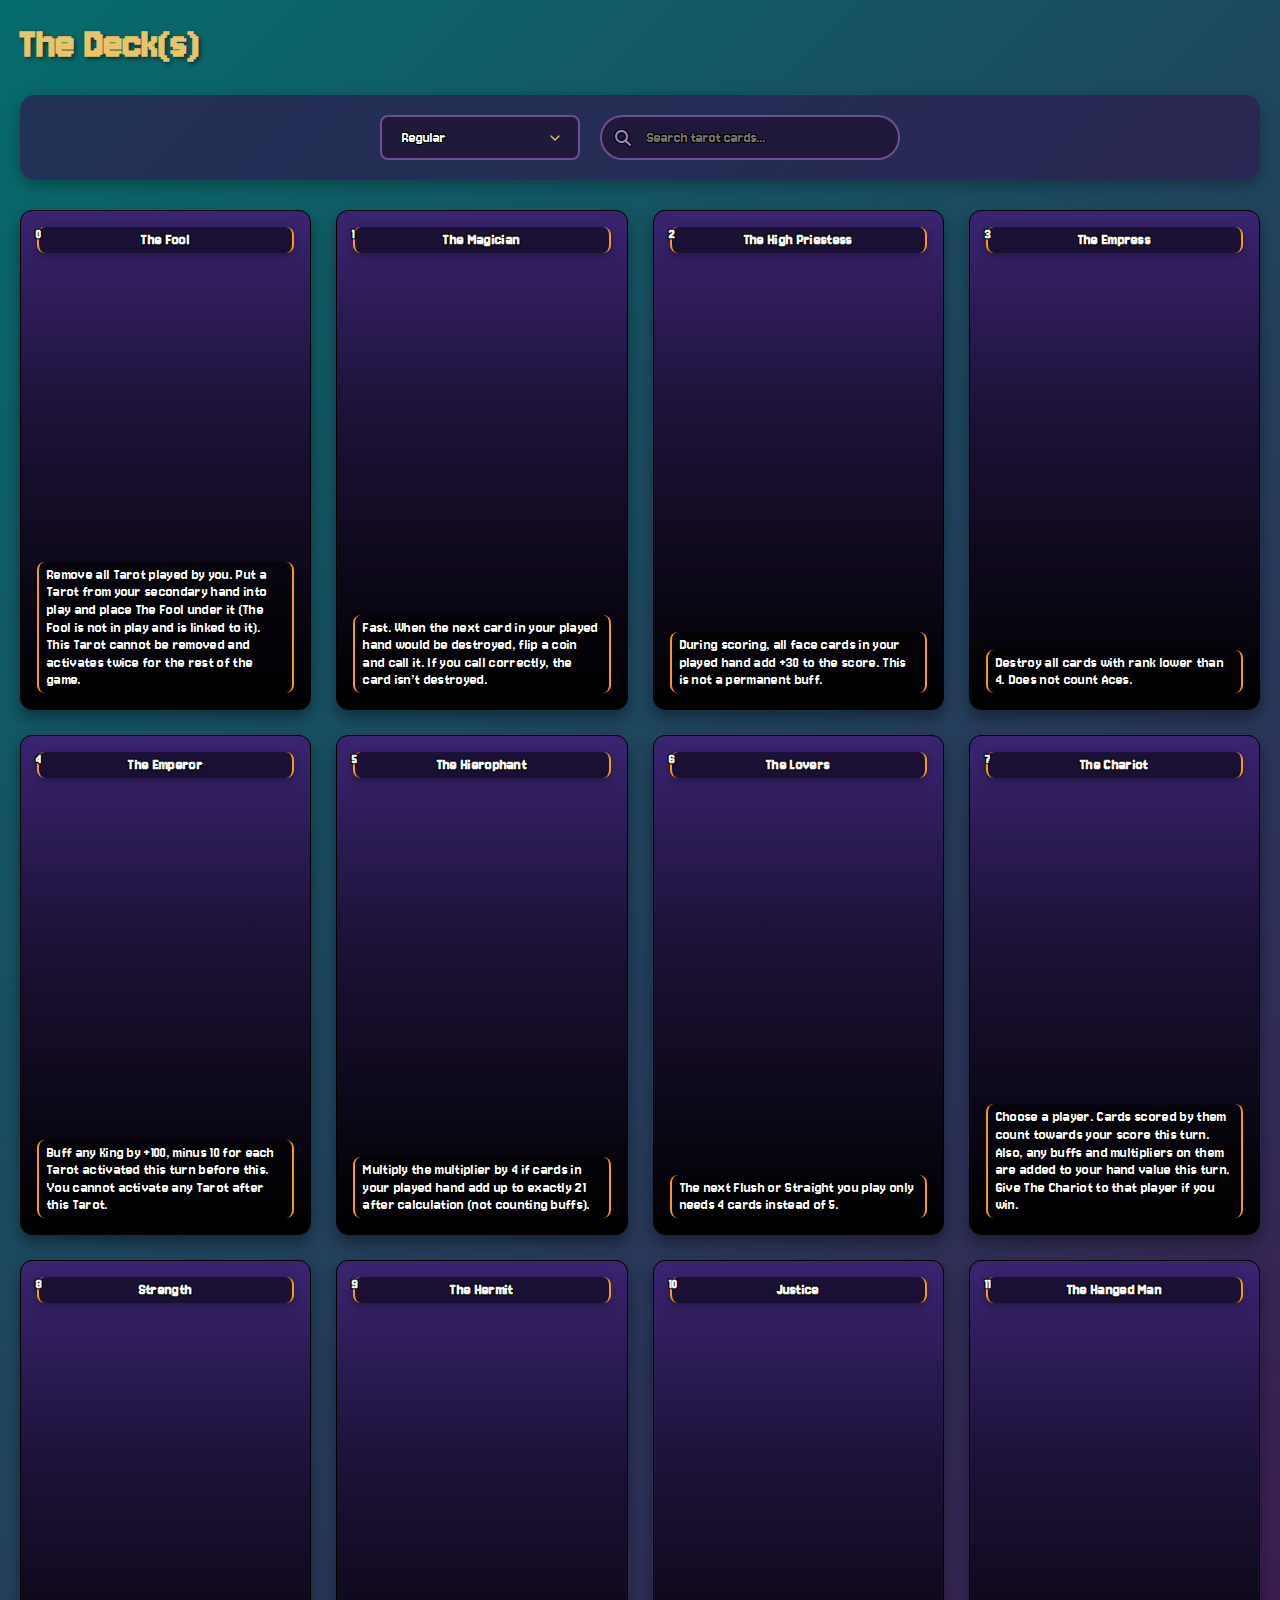
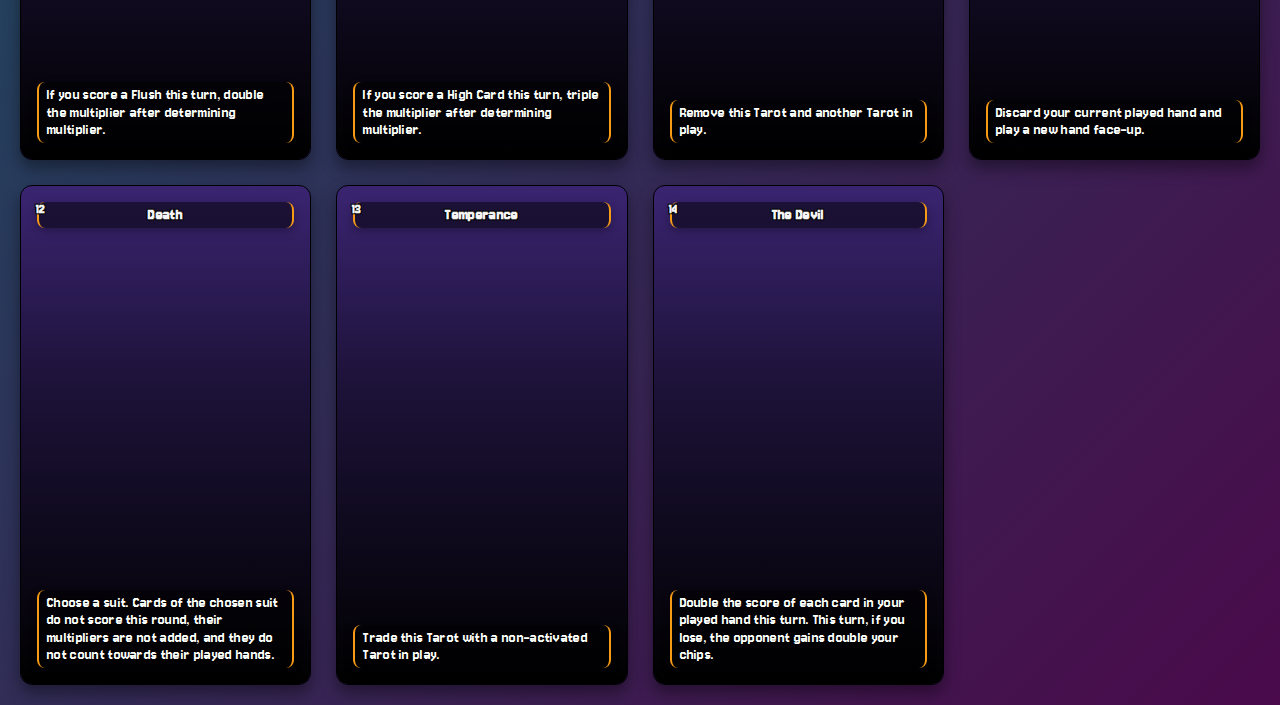
<file: index.html>
<!DOCTYPE html>
<html lang="en">
<head>
    <meta charset="UTF-8">
    <meta name="viewport" content="width=device-width, initial-scale=1.0">
    <title>Tarot Card Gallery</title>
    <link rel="stylesheet" href="css/style.css">
    <link rel="stylesheet" href="https://cdnjs.cloudflare.com/ajax/libs/font-awesome/6.4.0/css/all.min.css">
</head>
<body>
<!DOCTYPE html>
<html lang="en">
<head>
    <meta charset="UTF-8">
    <meta name="viewport" content="width=device-width, initial-scale=1.0">
</head>
<body>
    <div class="container">
        <h1>The Deck(s)</h1>
        
        <svg width="0" height="0" aria-hidden="true">
             <filter id="Pixelate">
                <feFlood x="1" y="1" width="1" height="1" />
                <feComposite width="3" height="3" />
                <feTile result="tiled" />
                <feComposite in="SourceGraphic" in2="tiled" operator="in" />
                <feMorphology operator="dilate" radius="1" />
            </filter>
            <filter id="PixelateSmall">
                <feFlood x="1" y="1" width="1" height="1" />
                <feComposite width="3" height="3" />
                <feTile result="tiled" />
                <feComposite in="SourceGraphic" in2="tiled" operator="in" />
                <feMorphology operator="dilate" radius="1" />
            </filter>
            <filter id="PixelateMedium">
                <feFlood x="2" y="2" width="1" height="1" />
                <feComposite width="5" height="5" />
                <feTile result="tiled" />
                <feComposite in="SourceGraphic" in2="tiled" operator="in" />
                <feMorphology operator="dilate" radius="2" />
            </filter>
        </svg>
   <!--  <header>
        <h1>Tarot Card Gallery</h1>
        <p class="description">
            Explore the mystical world of tarot cards. Select a deck type to view different interpretations and effects for each card.
            Use the search feature to find specific cards by name or keyword.
        </p>
    </header> -->
    
    <div class="controls">
        <div class="deck-selector">
            <select id="deckSelect" class="deck-dropdown">
                <option value="regular">Regular</option>
                <option value="southern">Southern</option>
                <option value="soloterrare">Soloterrare</option>
                <option value="coulette">Coulette</option>
            </select>
        </div>
        
        <div class="search-container">
            <i class="fas fa-search search-icon"></i>
            <input type="text" class="search-input" placeholder="Search tarot cards..." id="searchInput">
        </div>
    </div>
    
    <div class="card-grid" id="cardGrid">
        <!-- Cards will be generated here -->
    </div>

    <script src="js/script.js"></script>
</body>
</html>
</file>
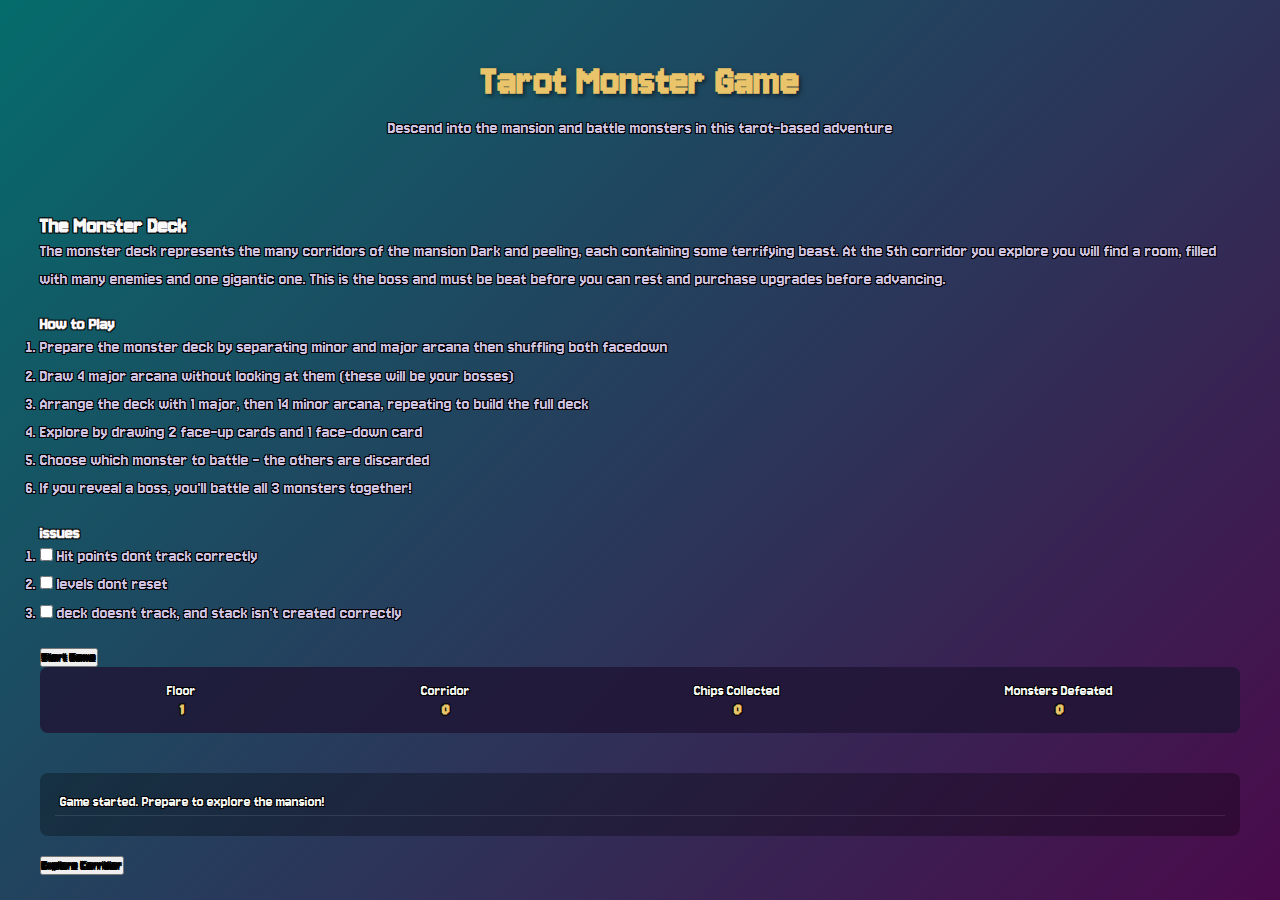
<file: game.html>
<!DOCTYPE html>
<html lang="en">
<head>
    <meta charset="UTF-8">
    <meta name="viewport" content="width=device-width, initial-scale=1.0">
    <title>Tarot Monster Game</title>
        <link rel="stylesheet" href="css/style.css">
        <link rel="stylesheet" href="css/game.css">

</head>
<body>
     <svg width="0" height="0" aria-hidden="true">
             <filter id="Pixelate">
                <feFlood x="1" y="1" width="1" height="1" />
                <feComposite width="3" height="3" />
                <feTile result="tiled" />
                <feComposite in="SourceGraphic" in2="tiled" operator="in" />
                <feMorphology operator="dilate" radius="1" />
            </filter>
            <filter id="PixelateSmall">
                <feFlood x="1" y="1" width="1" height="1" />
                <feComposite width="3" height="3" />
                <feTile result="tiled" />
                <feComposite in="SourceGraphic" in2="tiled" operator="in" />
                <feMorphology operator="dilate" radius="1" />
            </filter>
            <filter id="PixelateMedium">
                <feFlood x="2" y="2" width="1" height="1" />
                <feComposite width="5" height="5" />
                <feTile result="tiled" />
                <feComposite in="SourceGraphic" in2="tiled" operator="in" />
                <feMorphology operator="dilate" radius="2" />
            </filter>
        </svg>
    <div class="container">
        <header>
            <h1>Tarot Monster Game</h1>
            <p class="intro-text">Descend into the mansion and battle monsters in this tarot-based adventure</p>
        </header>
        
        <div id="introSection" class="game-section active">
            <h2>The Monster Deck</h2>
            <p class="intro-text">
                The monster deck represents the many corridors of the mansion Dark and peeling, each containing some terrifying beast. 
                At the 5th corridor you explore you will find a room, filled with many enemies and one gigantic one. This is the boss and 
                must be beat before you can rest and purchase upgrades before advancing.
            </p>
            
            <h3>How to Play</h3>
            <ol class="intro-text">
                <li>Prepare the monster deck by separating minor and major arcana then shuffling both facedown</li>
                <li>Draw 4 major arcana without looking at them (these will be your bosses)</li>
                <li>Arrange the deck with 1 major, then 14 minor arcana, repeating to build the full deck</li>
                <li>Explore by drawing 2 face-up cards and 1 face-down card</li>
                <li>Choose which monster to battle - the others are discarded</li>
                <li>If you reveal a boss, you'll battle all 3 monsters together!</li>
            </ol>

            <h3>issues</h3>
            <ol class="intro-text">
                <li>
                    <input type="checkbox" id="vehicle1" name="vehicle1" value="Bike">
                    <label for="vehicle1"> Hit points dont track correctly</label>
                </li>
                <li>
                    <input type="checkbox" id="vehicle2" name="vehicle1" value="Bike">
                    <label for="vehicle2">levels dont reset</label>
                </li>
                <li>
                    <input type="checkbox" id="vehicle2" name="vehicle1" value="Bike">
                    <label for="vehicle2">deck doesnt track, and stack isn't created correctly</label>
                </li>
            </ol>
            
            <button id="startGame" class="btn btn-primary">Start Game</button>
        </div>
        
        <div id="gameSection" class="game-section">
            <div class="game-stats">
                <div class="stat-item">
                    <div class="stat-label">Floor</div>
                    <div id="floorNumber" class="stat-value">1</div>
                </div>
                <div class="stat-item">
                    <div class="stat-label">Corridor</div>
                    <div id="corridorNumber" class="stat-value">0</div>
                </div>
                <div class="stat-item">
                    <div class="stat-label">Chips Collected</div>
                    <div id="chipsCount" class="stat-value">0</div>
                </div>
                <div class="stat-item">
                    <div class="stat-label">Monsters Defeated</div>
                    <div id="monstersDefeated" class="stat-value">0</div>
                </div>
            </div>
            
            <div id="battleArea" class="battle-area">
                <!-- Monster cards will be displayed here -->
            </div>
            
            <div class="game-log" id="gameLog">
                <div class="log-entry">Game started. Prepare to explore the mansion!</div>
            </div>
            
            <button id="exploreBtn" class="btn btn-primary">Explore Corridor</button>
            <button id="nextFloorBtn" class="btn" style="display: none;">Proceed to Next Floor</button>
        </div>
    </div>
    <script src="js/game.js"></script>
</body>
</html>
</file>
<file: css/style.css>
:root{
    --card-bg:rgba(0, 0, 0, 0.5);

    --decoration-effect:2px solid var(--color-effect);
    --decoration-flavour:2px solid var(--green-1);
    --decoration-ability:2px solid var(--color-ability);
    --decoration-critical:2px solid var(--color-critical);

    --color-ability:var(--blue-1);
    --color-effect:var(--yellow-1);
    --color-critical:var(--red-2);

    --toggle-bg:rgba(31, 20, 51, 0.8);


  --text-h: var(--white-1);
  --text-m: var(--white-2);
  --text-l: var(--white-3);
  --bg-1: #056c6c;
  --bg-2: #4a0a4b;

  --white-1:#f5f5f5;
  --white-2:#f2f4f8;
  --white-3:#cdd1d5;
  --blue-1: #4D9DD0;
  --blue-2: #3C82B5;
  --blue-3: #316E9E;
  --red-1: #F28784;
  --red-2:#ff6b6b;
  --red-3: #E14B3A;
  --red-4: #B43C31;
  --green-1: #69B68D;
  --green-2: #4E9472;
  --green-3: #3E785E;
  --yellow-0: #e9c46a;
  --yellow-1: #F79B15;
  --yellow-2: #DB8D1D;
  --yellow-3: #B47621;

  --navy: #324461;
  --purple-1:#9f608b;
  --purple-2:#6b4e94;
  --black:#111111;
  --container-background:#374244;
    
}
@font-face {
  font-family: Jacquard;
  src: url('Jacquard12-Regular.ttf')  format('truetype');
  
}

@font-face {
  font-family: Jersey;
  src: url('Jersey10-Regular.ttf')  format('truetype');
}

* {
    margin: 0;
    padding: 0;
    box-sizing: border-box;
       font-family: "Jersey", 'Segoe UI', Tahoma, Geneva, Verdana, sans-serif;
    text-shadow: -1px -1px 0 #000, 1px -1px 0 #000, -1px 1px 0 #000, 1px 1px 0 #000;
}

body {
    background: linear-gradient(135deg, var(--bg-1) 0%, var(--bg-2) 100%);
    color: #f8f8f8;
    min-height: 100vh;
    padding: 20px;
}

header {
    text-align: center;
    margin-bottom: 30px;
    padding: 20px;
}

h1 {
    font-size: 2.8rem;
    margin-bottom: 10px;
    color: var(--yellow-0);
    text-shadow: 2px 2px 4px rgba(0, 0, 0, 0.5);
}

.description {
    max-width: 800px;
    margin: 0 auto 25px;
    font-size: 1.1rem;
    line-height: 1.6;
    color: #d0c4e4;
}

.controls {
    display: flex;
    flex-wrap: wrap;
    justify-content: center;
    gap: 20px;
    margin-bottom: 30px;
    padding: 20px;
    background: rgba(45, 27, 78, 0.7);
    border-radius: 15px;
    box-shadow: 0 5px 15px rgba(0, 0, 0, 0.3);
    letter-spacing: 0.05em;


}

    .deck-selector {
        display: flex;
        align-items: center;
        gap: 15px;
    }

.deck-dropdown {
    padding: 12px 20px;
    border-radius: 8px;
    border: 2px solid #6b4e94;
    background: rgba(31, 20, 51, 0.8);
    color: white;
    font-size: 1rem;
    cursor: pointer;
    transition: all 0.3s ease;
    appearance: none;
    background-image: url("data:image/svg+xml;charset=UTF-8,%3csvg xmlns='http://www.w3.org/2000/svg' viewBox='0 0 24 24' fill='none' stroke='%23e9c46a' stroke-width='2' stroke-linecap='round' stroke-linejoin='round'%3e%3cpolyline points='6 9 12 15 18 9'%3e%3c/polyline%3e%3c/svg%3e");
    background-repeat: no-repeat;
    background-position: right 15px center;
    background-size: 16px;
    padding-right: 45px;
    min-width: 200px;
}

.deck-dropdown:hover {
    border-color: var(--yellow-0);
}

.deck-dropdown:focus {
    outline: none;
    border-color: var(--yellow-0);
    box-shadow: 0 0 15px rgba(233, 196, 106, 0.3);
}

.deck-dropdown option {
    background: #2d1b4e;
    color: white;
    padding: 10px;
}

.search-container {
    position: relative;
    display: flex;
    align-items: center;
}

.search-input {
    padding: 12px 20px 12px 45px;
    border-radius: 25px;
    border: 2px solid #6b4e94;
    background: rgba(31, 20, 51, 0.8);
    color: white;
    font-size: 1rem;
    width: 300px;
    transition: all 0.3s ease;
}

.search-input:focus {
    outline: none;
    border-color: var(--yellow-0);
    box-shadow: 0 0 15px rgba(233, 196, 106, 0.3);
}

.search-icon {
    position: absolute;
    left: 15px;
    color: #9f85c9;
}

.card-grid {
    display: grid;
    grid-template-columns: repeat(auto-fill, minmax(280px, 1fr));
    gap: 25px;
    max-width: 1400px;
    margin: 0 auto;
}

.card {
    background: #3a2471;
    border-radius: 12px;
    overflow: hidden;
    box-shadow: 0 8px 16px rgba(0, 0, 0, 0.4);
    transition: transform 0.3s ease, box-shadow 0.3s ease;
    position: relative;
    height: 500px;
    display: flex;
    flex-direction: column;

    border:1px solid black;
}

.card:hover {
    transform: translateY(-5px) scale(1.02);
    box-shadow: 0 12px 20px rgba(0, 0, 0, 0.5);
}

.card-image {
    height: 100%;
    background-size: cover;
    background-position: center;
    position: relative;
    border-radius: 12px;
}

.card-overlay {
    position: absolute;
    justify-content: space-between;
    bottom: 0;
    left: 0;
    right: 0;
    top: 0;
    background: linear-gradient(to top, rgba(0, 0, 0, 01) 0%, rgba(0, 0, 0, 0.5) 60%, transparent 100%);
    padding: 16px;
    color: white;
    display: flex;
    flex-direction: column;
    gap: 4px;
}

.card-overlay .contents{
        display: flex;
    flex-direction: column;
        gap: 4px;
        letter-spacing:0.02em;
}

.card-index {
    position: absolute;
    top: 15px;
    left: 15px;
    color: var(--text-h);
    font-weight: bold;
    font-size: 0.9rem;
    z-index: 10;
}

.toggle-container {
    position: absolute;
    top: 80px;
    right: 15px;
    z-index: 10;
    display:flex;
    flex-direction: column;
}

.card-name {
    width:100%;
    text-align: center;
    font-size: 2rem;
    font-weight: bold;
    color: var(--text-h);
    font-family: "Jersey", 'Segoe UI', Tahoma, Geneva, Verdana, sans-serif;
     letter-spacing:0.05em;
}

.overlay-effect {
    font-size: 1rem;
    line-height: 1.1;
    padding: 4px 8px;
    background: var(--card-bg);
    border-radius: 8px;
    border-left: var(--decoration-effect);
    border-right: var(--decoration-effect);
    box-shadow: 0 3px 10px rgba(0, 0, 0, 0.3);
    letter-spacing:0.02em;
}
.content-section {
    display: none;
}

.content-section.active {
    display: block;
}

/* Toggle button style */
.toggle-btn {
    padding: 8px 16px;
    background: var(--toggle-bg);
    color: var(--text-h);
    color: #d0c4e4;
    border: 2px solid var(--purple-2);
    border-radius: 6px;
    cursor: pointer;
    font-weight: bold;
    transition: all 0.3s ease;
}

/* Active toggle button style */
.toggle-btn.active {
    background: var(--toggle-bg);
    color: var(--text-h);
    border-color: var(--yellow-2);
    box-shadow: 0 0 10px rgba(233, 196, 106, 0.5);
}

/* Content sections */
.content-section {
    display: none;
    gap:4px;
}

/* Active content section */
.content-section.active {
    display: flex;
    flex-direction: column;
    gap:4px;
}

/* Soloterrare specific styles */
.overlay-effect.solo {
    font-style: italic;
    border-left: var(--decoration-flavour);
    border-right: var(--decoration-flavour);
    color: var(--text-l);
}

.overlay-effect.ability {
    border-left: var(--decoration-ability);
    border-right: var(--decoration-ability);
}

.overlay-effect.critical {
    border-left: var(--decoration-critical);
    border-right: var(--decoration-critical);
}

.soloterrare-card {
    height: 550px;
}

.ability .title {
    color: var(--color-ability);
}
.critical .title {
    color: var(--color-critical);
}
.activation .title {
    color: var(--color-effect);
}
.soloterrare-stats {
   /*  display:grid;
    grid-template-columns: 1fr 1fr 1fr; */
    width:100%;
    display:flex;
    gap: 2px;
    margin-bottom: -12px;
    justify-content: space-between;

}

.stat {
    background: rgba(0, 0, 0, 0.4);
    border-radius: 4px;
    position: relative;
    color: var(--white-3);
    /* Add flexbox for better text alignment */
    display: flex;
    flex-direction: column;
    align-items: center;
    justify-content: center;
}

/* Use background-image instead of content for the icons */
.stat::before {
    content: "";
    position: absolute;
    top: 50%;
    left: 50%;
    transform: translate(-50%, -50%);
    width: 48px;
    height: 48px;
    background-size: contain;
    background-repeat: no-repeat;
    background-position: center;
    opacity: 0.5; /* Make icon more transparent */
    z-index: 1; /* Place behind text */
}

.stat.attack::before {
    background-image: url(crossed-swords.svg);
}

.stat.defence::before {
    background-image: url(shield.svg);
}

.stat.chips::before {
    background-image: url(two-coins.svg);
}

.stat-value {
    color: #e9c46a;
    font-weight: bold;
    text-align: center;
    width: 100%;
    z-index: 2; /* Higher than the icon */
    text-shadow: -1px -1px 0 #000, 1px -1px 0 #000, -1px 1px 0 #000, 1px 1px 0 #000;
    font-size: 2rem;
    line-height: 1.2rem;
    font-family: "Jacquard", system-ui;
    position: relative; /* Ensure z-index works */
}

.stat-label {
    font-family: "Jersey", 'Segoe UI', Tahoma, Geneva, Verdana, sans-serif;
    font-size: 1rem;
    text-align: center;
    width: 100%;
    text-shadow: -1px -1px 0 #000, 1px -1px 0 #000, -1px 1px 0 #000, 1px 1px 0 #000;
    z-index: 2; /* Higher than the icon */
    position: relative; /* Ensure z-index works */
}



.no-results {
    grid-column: 1 / -1;
    text-align: center;
    padding: 40px;
    font-size: 1.2rem;
    color: #9f85c9;
}

@media (max-width: 768px) {
    .controls {
        flex-direction: column;
        align-items: center;
    }
    
    .deck-dropdown, .search-input {
        width: 100%;
    }
    
    .card-grid {
        grid-template-columns: repeat(auto-fill, minmax(240px, 1fr));
    }
    
    .card {
        height: 450px;
    }
    
    .soloterrare-card {
        height: 500px;
    }
}

@media (max-width: 480px) {
    .card-grid {
        grid-template-columns: 1fr;
    }
    
    h1 {
        font-size: 2.2rem;
    }
    
    .card {
        height: 400px;
    }
    
    .soloterrare-card {
        height: 450px;
    }
}
</file>
<file: css/game.css>
/* Game-specific styles */
.boss-card {
    border: 3px solid #e9c46a;
    box-shadow: 0 0 20px rgba(233, 196, 106, 0.7);
}

.boss-card .card-name {
    color: #e9c46a;
    text-shadow: 0 0 10px rgba(233, 196, 106, 0.8);
}

.defeated {
    opacity: 0.6;
    filter: grayscale(1);
}

.defeated .card-overlay::before {
    content: "DEFEATED";
    position: absolute;
    top: 50%;
    left: 50%;
    transform: translate(-50%, -50%) rotate(-45deg);
    font-size: 2.5rem;
    font-weight: bold;
    color: #ff6b6b;
    text-shadow: 2px 2px 4px rgba(0, 0, 0, 0.8);
    z-index: 10;
    background: rgba(0, 0, 0, 0.7);
    padding: 10px 20px;
    border-radius: 5px;
}


    
        .container {
            max-width: 1200px;
            margin: 0 auto;
        }
        
        header {
            text-align: center;
            margin-bottom: 30px;
        }
        
        h1 {
            font-size: 2.8rem;
            margin-bottom: 10px;
            color: #e9c46a;
            text-shadow: 2px 2px 4px rgba(0, 0, 0, 0.5);
        }
        
        .game-section {

        }
        
        .game-section.active {
            display: block;
        }
        
        .intro-text {
            font-size: 1.1rem;
            line-height: 1.6;
            margin-bottom: 20px;
            color: #d0c4e4;
        }
        

        
        .game-stats {
            display: flex;
            justify-content: space-around;
            margin-bottom: 20px;
            padding: 15px;
            background: rgba(31, 20, 51, 0.8);
            border-radius: 8px;
        }
        
        .stat-item {
            text-align: center;
        }
        
        .stat-value {
            font-size: 1.5rem;
            font-weight: bold;
            color: #e9c46a;
        }
        
        .battle-area {
            display: grid;
            grid-template-columns: repeat(auto-fit, minmax(250px, 1fr));
            gap: 20px;
            margin-bottom: 20px;
        }
        
        .monster-card {
            text-align: center;
            position: relative;
            cursor: pointer;
            transition: all 0.3s ease;
        }
        
        .monster-card:hover {
            transform: translateY(-5px);
            box-shadow: 0 5px 15px rgba(0, 0, 0, 0.3);
        }
        
        .monster-card.boss {
            border: 3px solid #e9c46a;
            box-shadow: 0 0 15px rgba(233, 196, 106, 0.5);
        }
        
        .monster-card.defeated {
            opacity: 0.6;
            filter: grayscale(1);
        }
        
        .monster-name {
            font-size: 1.2rem;
            font-weight: bold;
            color: #e9c46a;
            margin-bottom: 10px;
        }
        
        .monster-stats {
            display: grid;
            grid-template-columns: 1fr 1fr;
            gap: 10px;
            margin-bottom: 10px;
        }
        
        .monster-stat {
            background: rgba(0, 0, 0, 0.3);
            padding: 5px;
            border-radius: 4px;
        }
        
        .defeat-btn {
            margin-top: 10px;
            width: 100%;
        }
        
        .game-log {
            background: rgba(0, 0, 0, 0.3);
            padding: 15px;
            border-radius: 8px;
            max-height: 200px;
            overflow-y: auto;
            margin-bottom: 20px;
        }
        
        .log-entry {
            margin-bottom: 5px;
            padding: 5px;
            border-bottom: 1px solid rgba(255, 255, 255, 0.1);
        }

        .health-section {
            position: relative;
            grid-column: 1 / -1;        
        }
        .health-bar {
            
            width:100%;
            background:var(--red-4);
            display:flex;
            align-items: flex-start;
            height: 20px;

            .health-fill{
                background:var(--red-2);
                height: 100%;
            }

            .health-text {
                position: absolute;
                top:-4px;
                left:0;
                right:0;
                text-align: center;
                margin-left: auto;
                margin-right: auto;
            }
        }
</file>
